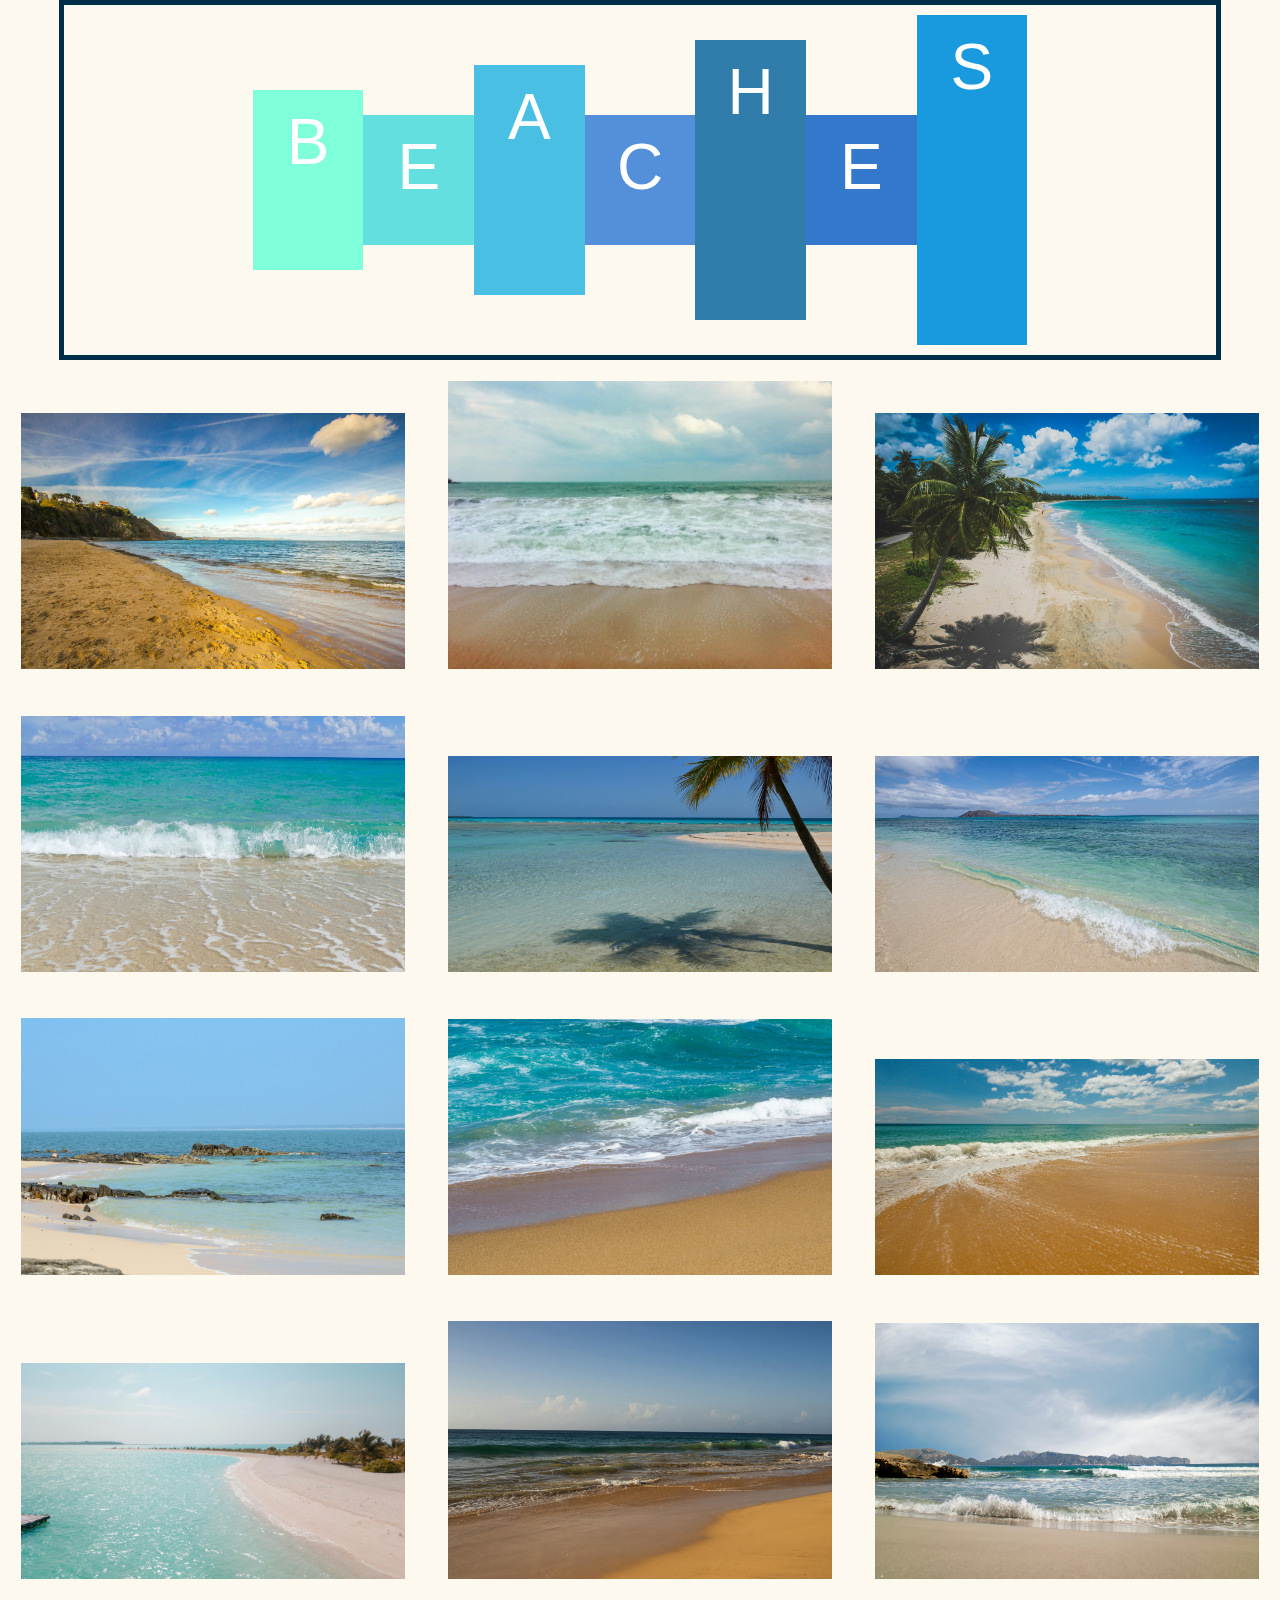
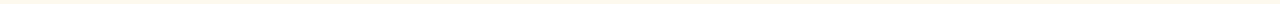
<file: index.html>
<!DOCTYPE html>
<html lang="en">

<head>
    <meta charset="UTF-8">
    <meta name="viewport" content="width=device-width, initial-scale=1.0">
    <link rel="stylesheet" href="layout.css">

    <script src="javascript.js"></script>
    <title>Beaches!</title>
</head>

<body>
    <nav>
        <section id="container">
            <div style="background-color: #80ffdb; height:150px">B</div>
            <div style="background-color: #64dfdf">E</div>
            <div style="background-color: #48bfe3; height:200px;">A</div>
            <div style="background-color: #5390d9">C</div>
            <div style="background-color: #307cab; height:250px;">H</div>
            <div style="background-color: #3378cb">E</div>
            <div style="background-color: #1999de; height:300px;">S</div>

        </section>



    </nav>
    <main>
        <section class="photo">
            <img src="images/pexels-pixabay-417050.jpg" class="thumbnail" data-author="Pixabay"><img
                src="images/pexels-theplanetspeaks-10973405.jpg" class="thumbnail" data-author="The Planet Speaks"><img
                src="images/pexels-louie-santos-176521628-11115209.jpg" class="thumbnail" data-author="Louie Santos">
        </section>
        <section class="photo">
            <img src="images/pexels-julia-rosendorfer-3051238-4623037.jpg" class="thumbnail"
                data-author="Julia Rosendorfer"><img src="images/pexels-slimmars-13-197677686-13833834.jpg"
                class="thumbnail" data-author="Slimmars"><img src="images/pexels-gottapics-18489805.jpg"
                class="thumbnail" data-author="Gottapics">
        </section>
        <section class="photo">
            <img src="images/pexels-subin-55234064-7874163.jpg" class="thumbnail" data-author="Subin"><img
                src="images/pexels-v-bawa-171532943-17859764.jpg" class="thumbnail" data-author="V Bawa"><img
                src="images/pexels-tom-de-decker-463640997-24243598.jpg" class="thumbnail" data-author="Tom De Decker">
        </section>

        <section class="photo">
            <img src="images/pexels-mo-eid-1268975-17910084.jpg" class="thumbnail" data-author="Mo Eid"><img
                src="images/pexels-paulo-gustavo-modesto-1241776887-27111976.jpg" class="thumbnail"
                data-author="Paulo gustavo Modesto"><img src="images/pexels-john-289283-1002812.jpg" class="thumbnail"
                data-author="John">
        </section>




        <div class="popup" id="popup">
            <span class="close" id="close">&times;</span>
            <img class="popup-image" id="popupImage" alt="Popup Image">
            <p class="popup-author" id="popupAuthor"></p>
        </div>



        <!--END OF PAGE-->


    </main>
</body>

</html>
</file>
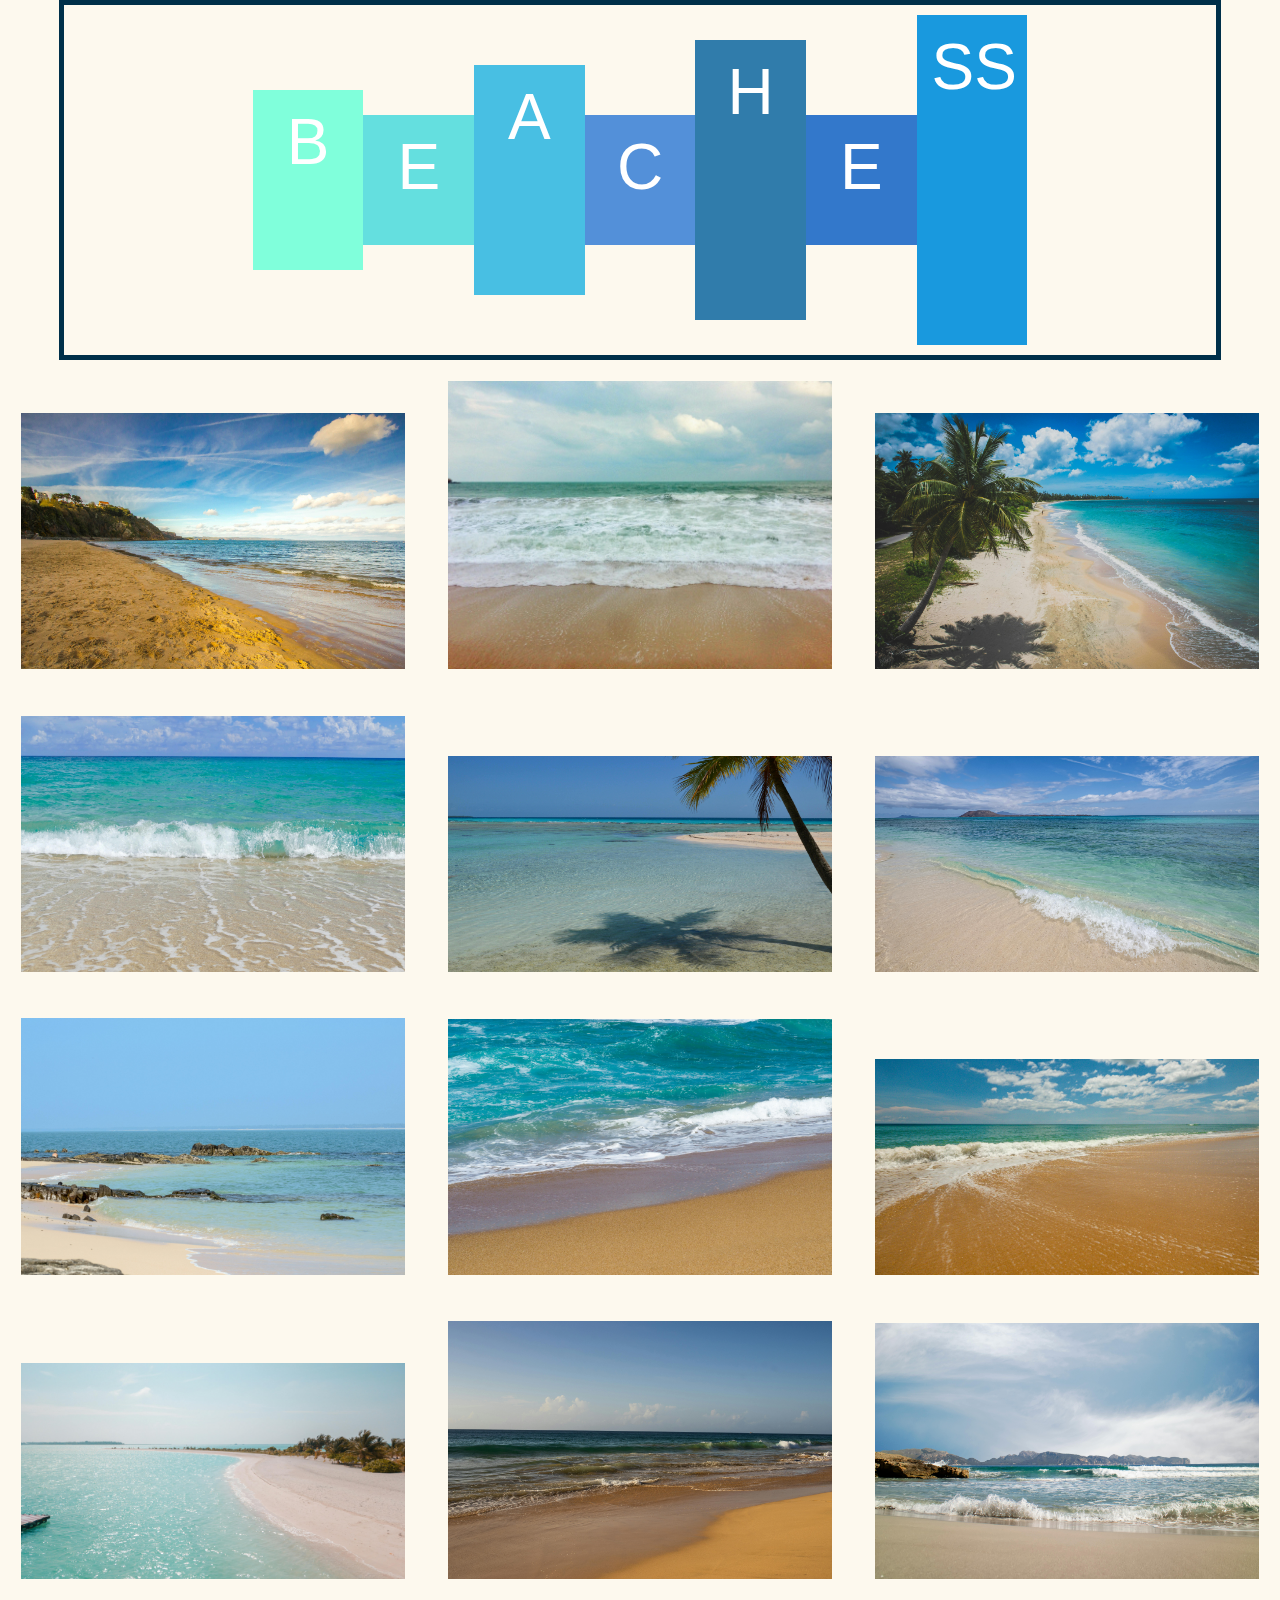
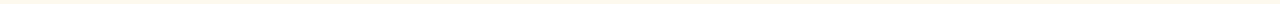
<file: csspage.html>
<!DOCTYPE html>
<html lang="en">

<head>
    <meta charset="UTF-8">
    <meta name="viewport" content="width=device-width, initial-scale=1.0">
    <link rel="stylesheet" href="layout.css">

    <script src="javascript.js"></script>
    <title>Beaches!</title>
</head>

<body>
    <nav>
        <section id="container">
            <div style="background-color: #80ffdb; height:150px">B</div>
            <div style="background-color: #64dfdf">E</div>
            <div style="background-color: #48bfe3; height:200px;">A</div>
            <div style="background-color: #5390d9">C</div>
            <div style="background-color: #307cab; height:250px;">H</div>
            <div style="background-color: #3378cb">E</div>
            <div style="background-color: #1999de; height:300px;">SS</div>

        </section>



    </nav>
    <main>
        <section class="photo">
            <img src="images/pexels-pixabay-417050.jpg" class="thumbnail" data-author="Pixabay"><img
                src="images/pexels-theplanetspeaks-10973405.jpg" class="thumbnail" data-author="The Planet Speaks"><img
                src="images/pexels-louie-santos-176521628-11115209.jpg" class="thumbnail" data-author="Louie Santos">
        </section>
        <section class="photo">
            <img src="images/pexels-julia-rosendorfer-3051238-4623037.jpg" class="thumbnail"
                data-author="Julia Rosendorfer"><img src="images/pexels-slimmars-13-197677686-13833834.jpg"
                class="thumbnail" data-author="Slimmars"><img src="images/pexels-gottapics-18489805.jpg"
                class="thumbnail" data-author="Gottapics">
        </section>
        <section class="photo">
            <img src="images/pexels-subin-55234064-7874163.jpg" class="thumbnail" data-author="Subin"><img
                src="images/pexels-v-bawa-171532943-17859764.jpg" class="thumbnail" data-author="V Bawa"><img
                src="images/pexels-tom-de-decker-463640997-24243598.jpg" class="thumbnail" data-author="Tom De Decker">
        </section>

        <section class="photo">
            <img src="images/pexels-mo-eid-1268975-17910084.jpg" class="thumbnail" data-author="Mo Eid"><img
                src="images/pexels-paulo-gustavo-modesto-1241776887-27111976.jpg" class="thumbnail"
                data-author="Paulo gustavo Modesto"><img src="images/pexels-john-289283-1002812.jpg" class="thumbnail"
                data-author="John">
        </section>




        <div class="popup" id="popup">
            <span class="close" id="close">&times;</span>
            <img class="popup-image" id="popupImage" alt="Popup Image">
            <p class="popup-author" id="popupAuthor"></p>
        </div>



        <!--END OF PAGE-->


    </main>
</body>

</html>
</file>
<file: layout.css>
body {
    margin: 0;
    padding: 0;
    font-family: 'Open Sans', sans-serif;
    background-color: rgb(253, 249, 238);
}


#container {
    width: 90%;
    height: 350px;
    margin: 0 auto;
    border: 5px solid #003049;
    display: flex;
    flex-direction: row;
    justify-content: center;
    align-items: center;
}

#container div {
    width: 7%;
    height: 100px;
    text-align: center;
    font-size: 4em;
    padding: 15px;
    color: #fff;


}


.photo img {
    width: 30%;
    /*margin: 1.6666%;*/
    margin: calc(10%/6);
    /* margin: (placement; 6 sides of margin)10% 10% 10% 10% 10% 10% (10/6=1.6666%); */
    /* width = 30 30 30  */
    /*10 left of screen */

}

.thumbnail {
    width: 150px;
    cursor: pointer;
    transition: transform 0.2s;
}

.thumbnail:hover {
    transform: scale(1.1);
}

.popup {
    display: none;
    /* Hidden by default */
    position: fixed;
    top: 0;
    left: 0;
    width: 100%;
    height: 100%;
    background-color: rgba(0, 0, 0, 0.8);
    justify-content: center;
    align-items: center;
    flex-direction: column;
    z-index: 1000;
}

.popup-image {
    max-width: 80%;
    max-height: 70%;
    box-shadow: 0 4px 10px rgba(0, 0, 0, 0.5);
}

.popup-author {
    color: white;
    font-size: 18px;
    margin-top: 15px;
}

.close {
    position: absolute;
    top: 20px;
    right: 30px;
    color: white;
    font-size: 30px;
    cursor: pointer;
}
</file>
